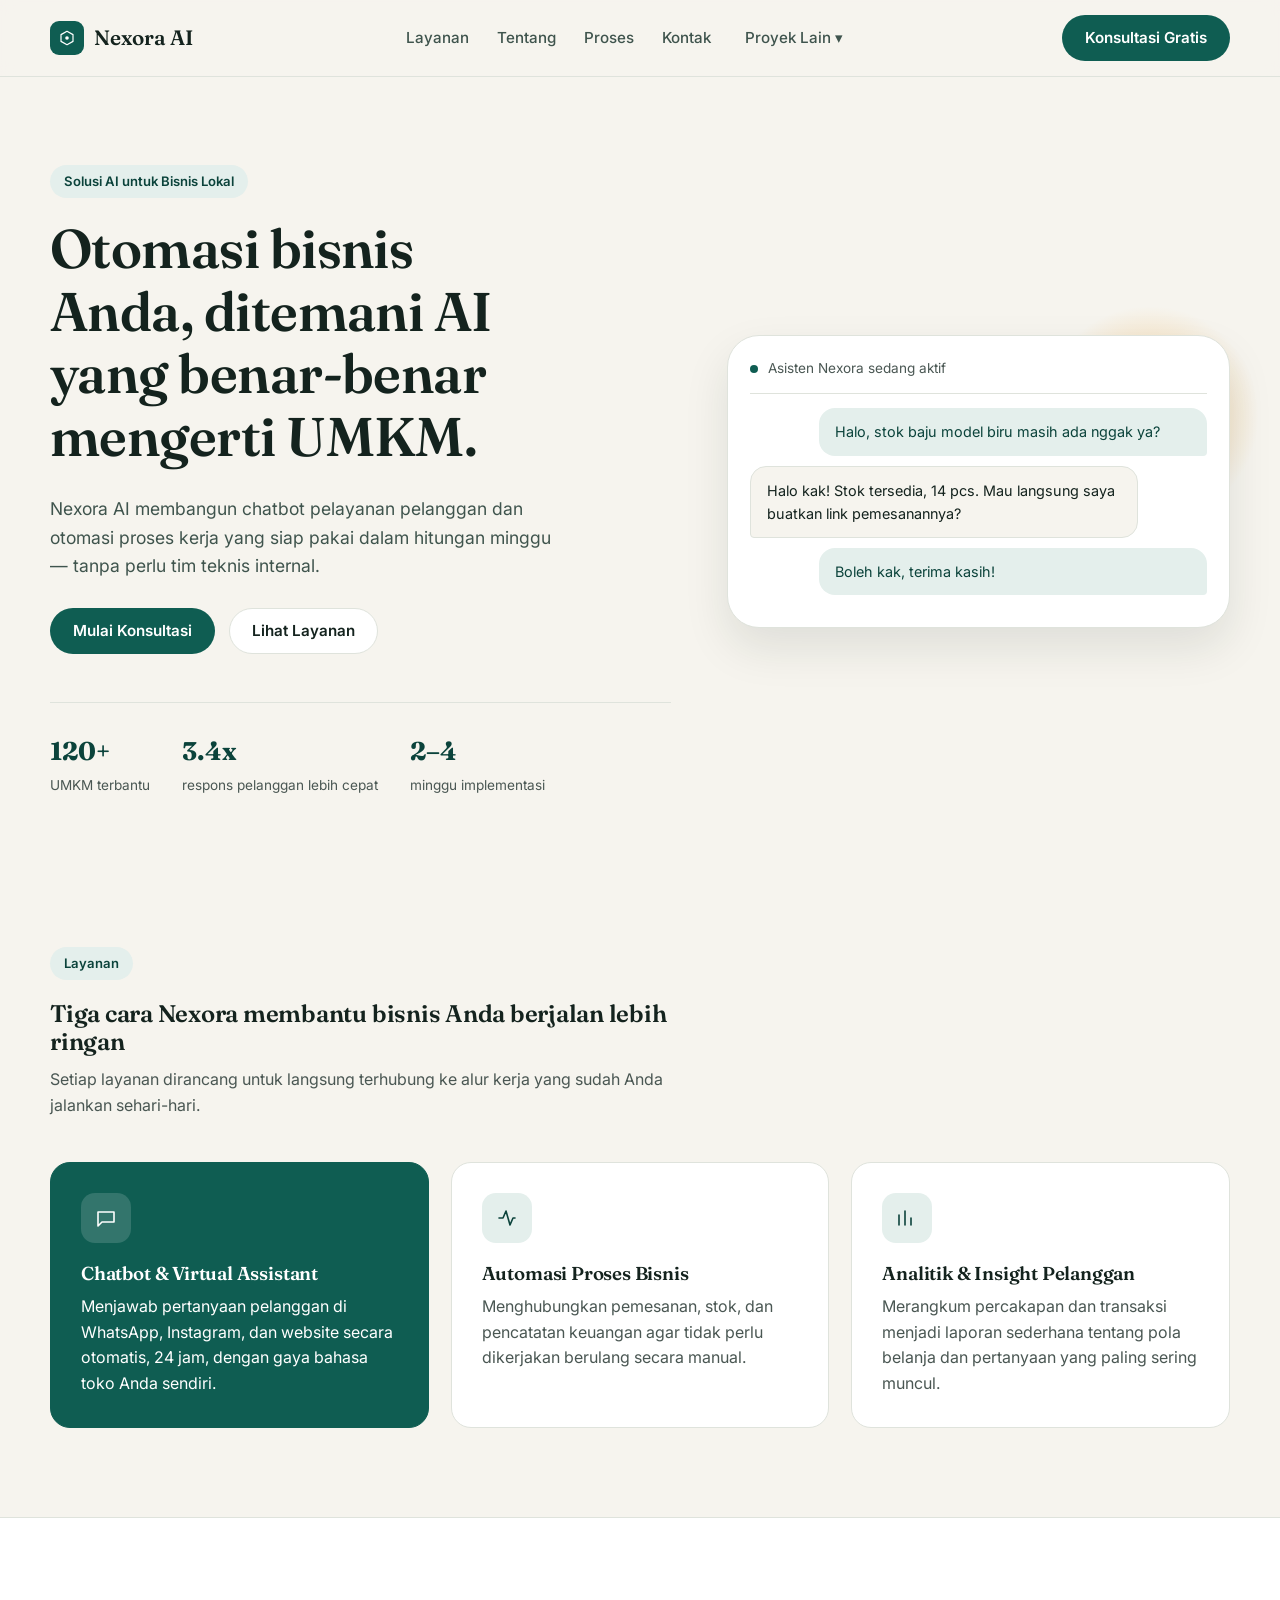
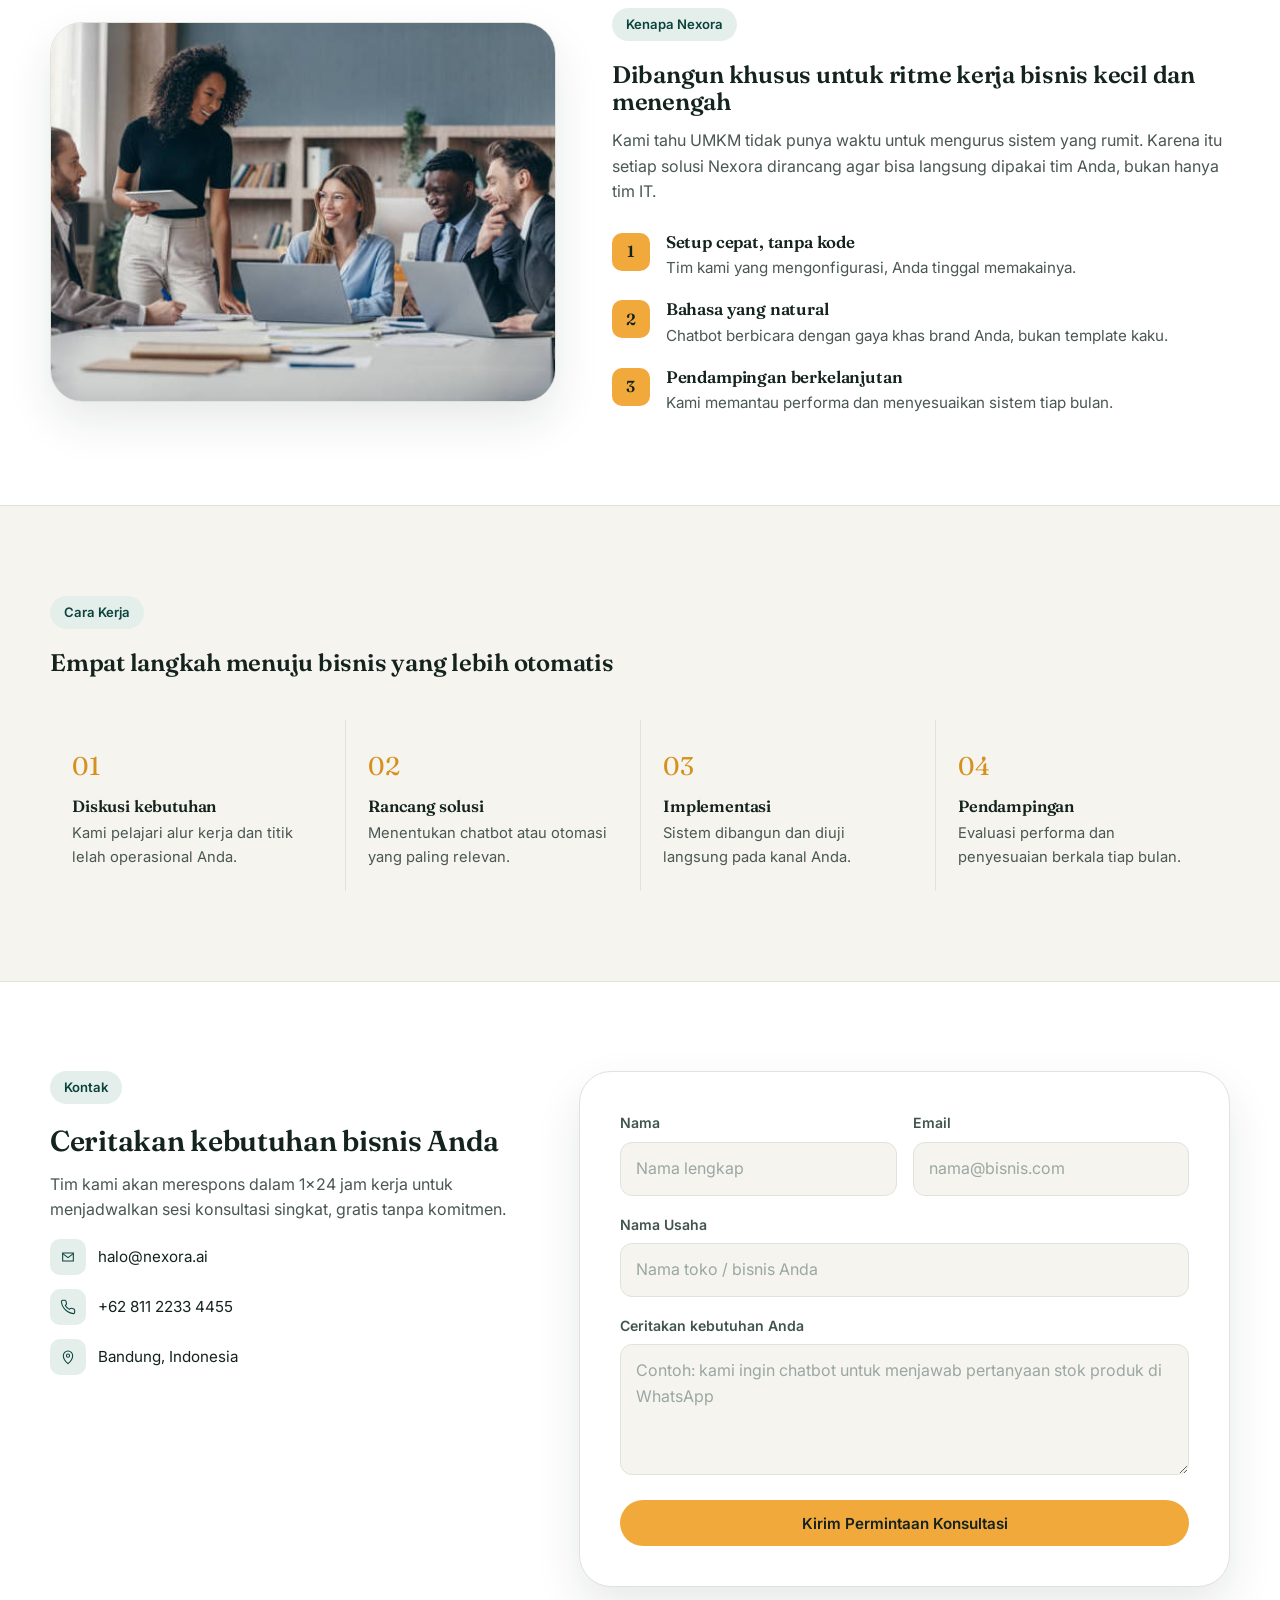
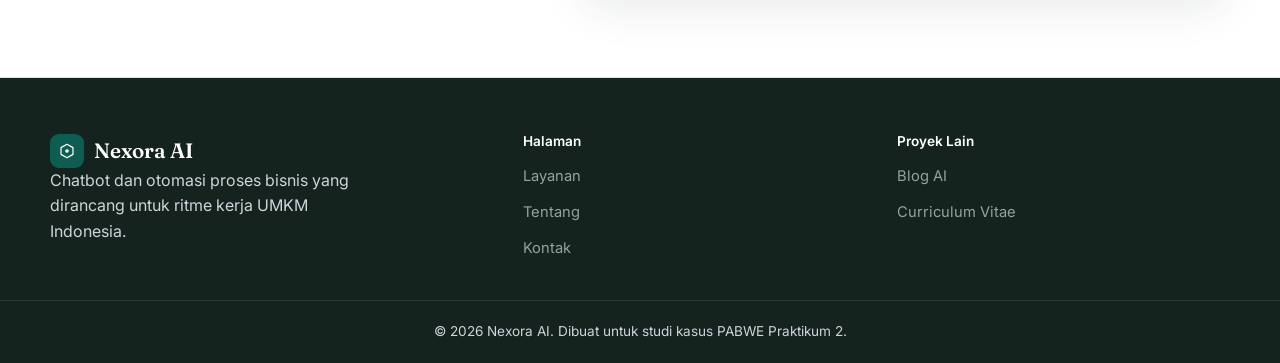
<file: index.html>
<!doctype html>
<html lang="id">
  <head>
    <meta charset="UTF-8" />
    <meta name="viewport" content="width=device-width, initial-scale=1.0" />
    <title>Nexora AI — Chatbot & Otomasi untuk UMKM</title>

    <link rel="preconnect" href="https://fonts.googleapis.com" />
    <link rel="preconnect" href="https://fonts.gstatic.com" crossorigin />
    <link
      href="https://fonts.googleapis.com/css2?family=Fraunces:opsz,wght@9..144,500;9..144,600;9..144,700&family=Inter:wght@400;500;600;700&display=swap"
      rel="stylesheet"
    />

    <link rel="stylesheet" href="assets/css/style.css" />
    
    <style>
      /* --- PERBAIKAN AKSESIBILITAS AXE CORE --- */
      .hero-stats span,
      .section-lead,
      .service-card:not(.is-featured) p,
      .about-content p,
      .reason-item p,
      .process-item p,
      .contact-info p {
        color: #4a5753 !important; /* Teks abu gelap untuk background putih */
      }
      
      .service-card.is-featured p,
      .service-card.is-featured h3 {
        color: #ffffff !important; /* Teks putih untuk kartu dengan background hijau gelap */
      }
      
      .footer-brand p,
      .footer-bottom {
        color: #ced4da !important; /* Teks terang untuk footer */
      }
    </style>
  </head>

  <body>
    <!-- ===================== HEADER ===================== -->
    <header class="site-header">
      <div class="container navbar">
        <a href="#home" class="brand">
          <span class="brand-mark">
            <svg viewBox="0 0 24 24" fill="none" xmlns="http://www.w3.org/2000/svg">
              <path d="M12 3L20 7.5V16.5L12 21L4 16.5V7.5L12 3Z" stroke="white" stroke-width="1.6" stroke-linejoin="round"/>
              <circle cx="12" cy="12" r="2.4" fill="white"/>
            </svg>
          </span>
          Nexora AI
        </a>

        <nav class="nav-menu">
          <a href="#layanan">Layanan</a>
          <a href="#tentang">Tentang</a>
          <a href="#proses">Proses</a>
          <a href="#kontak">Kontak</a>

          <div class="nav-projects">
            <button type="button" class="nav-projects-toggle" aria-expanded="false">
              Proyek Lain ▾
            </button>
            <div class="nav-projects-menu">
              <a href="blog.html">Blog AI</a>
              <a href="cv.html">Curriculum Vitae</a>
            </div>
          </div>
        </nav>

        <a href="#kontak" class="btn btn-primary">Konsultasi Gratis</a>
      </div>
    </header>

    <main>
      <!-- ===================== HERO ===================== -->
      <section id="home" class="hero">
        <div class="container hero-grid">
          <div class="hero-text">
            <span class="eyebrow">Solusi AI untuk Bisnis Lokal</span>
            <h1>Otomasi bisnis Anda, ditemani AI yang benar-benar mengerti UMKM.</h1>
            <p class="hero-lead">
              Nexora AI membangun chatbot pelayanan pelanggan dan otomasi
              proses kerja yang siap pakai dalam hitungan minggu — tanpa
              perlu tim teknis internal.
            </p>

            <div class="hero-actions">
              <a href="#kontak" class="btn btn-primary">Mulai Konsultasi</a>
              <a href="#layanan" class="btn btn-outline">Lihat Layanan</a>
            </div>

            <div class="hero-stats">
              <div>
                <strong>120+</strong>
                <span>UMKM terbantu</span>
              </div>
              <div>
                <strong>3.4x</strong>
                <span>respons pelanggan lebih cepat</span>
              </div>
              <div>
                <strong>2–4</strong>
                <span>minggu implementasi</span>
              </div>
            </div>
          </div>

          <div class="hero-visual">
            <div class="chat-panel">
              <div class="chat-panel-head">
                <span class="chat-dot"></span>
                Asisten Nexora sedang aktif
              </div>
              <div class="chat-bubble from-user">
                Halo, stok baju model biru masih ada nggak ya?
              </div>
              <div class="chat-bubble from-bot">
                Halo kak! Stok tersedia, 14 pcs. Mau langsung saya buatkan
                link pemesanannya?
              </div>
              <div class="chat-bubble from-user">Boleh kak, terima kasih!</div>
            </div>
          </div>
        </div>
      </section>

      <!-- ===================== LAYANAN ===================== -->
      <section id="layanan" class="section">
        <div class="container">
          <div class="section-head">
            <span class="eyebrow">Layanan</span>
            <h2>Tiga cara Nexora membantu bisnis Anda berjalan lebih ringan</h2>
            <p class="section-lead">
              Setiap layanan dirancang untuk langsung terhubung ke alur
              kerja yang sudah Anda jalankan sehari-hari.
            </p>
          </div>

          <div class="services-grid">
            <article class="service-card is-featured">
              <div class="service-icon">
                <svg viewBox="0 0 24 24" fill="none" xmlns="http://www.w3.org/2000/svg">
                  <path d="M4 6h16v10H8l-4 4V6Z" stroke="currentColor" stroke-width="1.6" stroke-linejoin="round"/>
                </svg>
              </div>
              <h3>Chatbot & Virtual Assistant</h3>
              <p>
                Menjawab pertanyaan pelanggan di WhatsApp, Instagram, dan
                website secara otomatis, 24 jam, dengan gaya bahasa toko
                Anda sendiri.
              </p>
            </article>

            <article class="service-card">
              <div class="service-icon">
                <svg viewBox="0 0 24 24" fill="none" xmlns="http://www.w3.org/2000/svg">
                  <path d="M4 12h4l3-7 4 14 3-7h2" stroke="currentColor" stroke-width="1.6" stroke-linecap="round" stroke-linejoin="round"/>
                </svg>
              </div>
              <h3>Automasi Proses Bisnis</h3>
              <p>
                Menghubungkan pemesanan, stok, dan pencatatan keuangan agar
                tidak perlu dikerjakan berulang secara manual.
              </p>
            </article>

            <article class="service-card">
              <div class="service-icon">
                <svg viewBox="0 0 24 24" fill="none" xmlns="http://www.w3.org/2000/svg">
                  <path d="M4 19V9m6 10V5m6 14v-7" stroke="currentColor" stroke-width="1.6" stroke-linecap="round"/>
                </svg>
              </div>
              <h3>Analitik & Insight Pelanggan</h3>
              <p>
                Merangkum percakapan dan transaksi menjadi laporan sederhana
                tentang pola belanja dan pertanyaan yang paling sering muncul.
              </p>
            </article>
          </div>
        </div>
      </section>

      <!-- ===================== TENTANG ===================== -->
      <section id="tentang" class="section section-alt">
        <div class="container about-grid">
          <div class="about-visual">
            <img
              src="assets/img/foto_tim.jpg"
              alt="Tim kecil sedang berdiskusi di depan laptop"
            />
          </div>

          <div class="about-content">
            <span class="eyebrow">Kenapa Nexora</span>
            <h2>Dibangun khusus untuk ritme kerja bisnis kecil dan menengah</h2>
            <p>
              Kami tahu UMKM tidak punya waktu untuk mengurus sistem yang
              rumit. Karena itu setiap solusi Nexora dirancang agar bisa
              langsung dipakai tim Anda, bukan hanya tim IT.
            </p>

            <div class="reason-list">
              <div class="reason-item">
                <span class="reason-badge">1</span>
                <div>
                  <h3>Setup cepat, tanpa kode</h3>
                  <p>Tim kami yang mengonfigurasi, Anda tinggal memakainya.</p>
                </div>
              </div>
              <div class="reason-item">
                <span class="reason-badge">2</span>
                <div>
                  <h3>Bahasa yang natural</h3>
                  <p>Chatbot berbicara dengan gaya khas brand Anda, bukan template kaku.</p>
                </div>
              </div>
              <div class="reason-item">
                <span class="reason-badge">3</span>
                <div>
                  <h3>Pendampingan berkelanjutan</h3>
                  <p>Kami memantau performa dan menyesuaikan sistem tiap bulan.</p>
                </div>
              </div>
            </div>
          </div>
        </div>
      </section>

      <!-- ===================== PROSES ===================== -->
      <section id="proses" class="section">
        <div class="container">
          <div class="section-head">
            <span class="eyebrow">Cara Kerja</span>
            <h2>Empat langkah menuju bisnis yang lebih otomatis</h2>
          </div>

          <div class="process-list">
            <div class="process-item">
              <h3>Diskusi kebutuhan</h3>
              <p>Kami pelajari alur kerja dan titik lelah operasional Anda.</p>
            </div>
            <div class="process-item">
              <h3>Rancang solusi</h3>
              <p>Menentukan chatbot atau otomasi yang paling relevan.</p>
            </div>
            <div class="process-item">
              <h3>Implementasi</h3>
              <p>Sistem dibangun dan diuji langsung pada kanal Anda.</p>
            </div>
            <div class="process-item">
              <h3>Pendampingan</h3>
              <p>Evaluasi performa dan penyesuaian berkala tiap bulan.</p>
            </div>
          </div>
        </div>
      </section>

      <!-- ===================== KONTAK ===================== -->
      <section id="kontak" class="section section-alt">
        <div class="container contact-grid">
          <div class="contact-info">
            <span class="eyebrow">Kontak</span>
            <h2>Ceritakan kebutuhan bisnis Anda</h2>
            <p>
              Tim kami akan merespons dalam 1x24 jam kerja untuk menjadwalkan
              sesi konsultasi singkat, gratis tanpa komitmen.
            </p>

            <div class="contact-detail">
              <span class="icon">
                <svg width="16" height="16" viewBox="0 0 24 24" fill="none"><path d="M4 6h16v12H4V6Z" stroke="currentColor" stroke-width="1.6"/><path d="m4 7 8 6 8-6" stroke="currentColor" stroke-width="1.6"/></svg>
              </span>
              halo@nexora.ai
            </div>
            <div class="contact-detail">
              <span class="icon">
                <svg width="16" height="16" viewBox="0 0 24 24" fill="none"><path d="M22 16.9v3a2 2 0 0 1-2.2 2 19.8 19.8 0 0 1-8.6-3.1 19.5 19.5 0 0 1-6-6A19.8 19.8 0 0 1 2.1 4.2 2 2 0 0 1 4.1 2h3a2 2 0 0 1 2 1.7c.1.9.3 1.8.6 2.6a2 2 0 0 1-.5 2.1L8 9.6a16 16 0 0 0 6 6l1.2-1.2a2 2 0 0 1 2.1-.5c.8.3 1.7.5 2.6.6a2 2 0 0 1 1.7 2Z" stroke="currentColor" stroke-width="1.6"/></svg>
              </span>
              +62 811 2233 4455
            </div>
            <div class="contact-detail">
              <span class="icon">
                <svg width="16" height="16" viewBox="0 0 24 24" fill="none"><path d="M12 22s7-6.2 7-12a7 7 0 1 0-14 0c0 5.8 7 12 7 12Z" stroke="currentColor" stroke-width="1.6"/><circle cx="12" cy="10" r="2.4" stroke="currentColor" stroke-width="1.6"/></svg>
              </span>
              Bandung, Indonesia
            </div>
          </div>

          <form class="contact-form" action="#" method="get">
            <div class="form-row">
              <div class="form-group">
                <label for="nama">Nama</label>
                <input id="nama" type="text" placeholder="Nama lengkap" required />
              </div>
              <div class="form-group">
                <label for="email">Email</label>
                <input id="email" type="email" placeholder="nama@bisnis.com" required />
              </div>
            </div>

            <div class="form-group">
              <label for="usaha">Nama Usaha</label>
              <input id="usaha" type="text" placeholder="Nama toko / bisnis Anda" />
            </div>

            <div class="form-group">
              <label for="pesan">Ceritakan kebutuhan Anda</label>
              <textarea id="pesan" rows="4" placeholder="Contoh: kami ingin chatbot untuk menjawab pertanyaan stok produk di WhatsApp"></textarea>
            </div>

            <button type="submit" class="btn btn-accent" style="width: 100%">
              Kirim Permintaan Konsultasi
            </button>
          </form>
        </div>
      </section>
    </main>

    <!-- ===================== FOOTER ===================== -->
    <footer class="site-footer">
      <div class="container footer-grid">
        <div class="footer-brand">
          <a href="#home" class="brand">
            <span class="brand-mark">
              <svg viewBox="0 0 24 24" fill="none" xmlns="http://www.w3.org/2000/svg">
                <path d="M12 3L20 7.5V16.5L12 21L4 16.5V7.5L12 3Z" stroke="white" stroke-width="1.6" stroke-linejoin="round"/>
                <circle cx="12" cy="12" r="2.4" fill="white"/>
              </svg>
            </span>
            Nexora AI
          </a>
          <p>Chatbot dan otomasi proses bisnis yang dirancang untuk ritme kerja UMKM Indonesia.</p>
        </div>

        <div class="footer-col">
          <h3>Halaman</h3>
          <ul>
            <li><a href="#layanan">Layanan</a></li>
            <li><a href="#tentang">Tentang</a></li>
            <li><a href="#kontak">Kontak</a></li>
          </ul>
        </div>

        <div class="footer-col">
          <h3>Proyek Lain</h3>
          <ul>
            <li><a href="blog.html">Blog AI</a></li>
            <li><a href="cv.html">Curriculum Vitae</a></li>
          </ul>
        </div>
      </div>

      <div class="footer-bottom">© 2026 Nexora AI. Dibuat untuk studi kasus PABWE Praktikum 2.</div>
    </footer>
  </body>
</html>
</file>
<file: assets/css/style.css>
/* =========================================================
   NEXORA AI — Landing Page
   CSS murni (tanpa framework)
   ========================================================= */

:root {
  /* Warna brand: teal tua + amber hangat */
  --ink: #14231e;
  --ink-soft: #3f544d;
  /* Diubah dari #6b7d77 → #4a5753 agar rasio kontras memenuhi
     WCAG 2 AA (>= 4.5:1) di atas background putih (--surface)
     maupun krem (--paper). Nilai lama hanya menghasilkan 3.95–4.35. */
  --muted: #4a5753;

  --paper: #f6f4ee;
  --surface: #ffffff;
  --border: #dfe3dc;

  --brand: #0f5d52;
  --brand-dark: #0b433b;
  --brand-soft: #e4efec;

  --accent: #f2a93b;
  --accent-dark: #d6901f;

  --radius-s: 10px;
  --radius: 20px;
  --radius-l: 32px;

  --shadow: 0 20px 45px rgba(15, 35, 30, 0.1);

  --container: 1180px;

  --font-display: "Fraunces", serif;
  --font-body: "Inter", sans-serif;
}

* {
  box-sizing: border-box;
}

html {
  scroll-behavior: smooth;
}

body {
  margin: 0;
  font-family: var(--font-body);
  color: var(--ink);
  background: var(--paper);
  line-height: 1.6;
  -webkit-font-smoothing: antialiased;
}

h1,
h2,
h3 {
  margin: 0 0 0.5em;
  font-family: var(--font-display);
  font-weight: 600;
  letter-spacing: -0.01em;
  line-height: 1.15;
}

p {
  margin: 0 0 1em;
}

a {
  color: inherit;
  text-decoration: none;
}

img {
  max-width: 100%;
  display: block;
}

.container {
  width: min(100% - 40px, var(--container));
  margin-inline: auto;
}

/* =========================================================
   HEADER
   ========================================================= */

.site-header {
  position: sticky;
  top: 0;
  z-index: 100;
  background: rgba(246, 244, 238, 0.92);
  backdrop-filter: blur(8px);
  border-bottom: 1px solid var(--border);
}

.navbar {
  display: flex;
  align-items: center;
  justify-content: space-between;
  gap: 24px;
  min-height: 76px;
}

.brand {
  display: flex;
  align-items: center;
  gap: 10px;
  font-family: var(--font-display);
  font-size: 1.3rem;
  font-weight: 600;
}

.brand-mark {
  width: 34px;
  height: 34px;
  border-radius: 9px;
  background: var(--brand);
  display: grid;
  place-items: center;
}

.brand-mark svg {
  width: 18px;
  height: 18px;
}

.nav-menu {
  display: flex;
  align-items: center;
  gap: 28px;
}

.nav-menu a {
  color: var(--ink-soft);
  font-size: 0.95rem;
  font-weight: 500;
  position: relative;
  padding-block: 4px;
  transition: color 0.2s ease;
}

.nav-menu a::after {
  content: "";
  position: absolute;
  left: 0;
  right: 100%;
  bottom: -2px;
  height: 2px;
  background: var(--accent);
  transition: right 0.25s ease;
}

.nav-menu a:hover {
  color: var(--ink);
}

.nav-menu a:hover::after {
  right: 0;
}

/* Produk lintas-halaman */
.nav-projects {
  position: relative;
}

.nav-projects-toggle {
  display: inline-flex;
  align-items: center;
  gap: 6px;
  border: none;
  background: none;
  font: inherit;
  font-size: 0.95rem;
  font-weight: 500;
  color: var(--ink-soft);
  cursor: pointer;
}

.nav-projects-menu {
  position: absolute;
  top: calc(100% + 10px);
  left: 0;
  display: none;
  min-width: 190px;
  padding: 8px;
  background: var(--surface);
  border: 1px solid var(--border);
  border-radius: var(--radius-s);
  box-shadow: var(--shadow);
}

.nav-projects:hover .nav-projects-menu,
.nav-projects:focus-within .nav-projects-menu {
  display: grid;
  gap: 2px;
}

.nav-projects-menu a {
  display: block;
  padding: 9px 10px;
  border-radius: 8px;
  font-size: 0.9rem;
  color: var(--ink-soft);
}

.nav-projects-menu a:hover {
  background: var(--brand-soft);
  color: var(--brand-dark);
}

.btn {
  display: inline-flex;
  align-items: center;
  justify-content: center;
  gap: 8px;
  min-height: 46px;
  padding-inline: 22px;
  border-radius: 999px;
  border: 1px solid transparent;
  font-family: var(--font-body);
  font-size: 0.95rem;
  font-weight: 600;
  cursor: pointer;
  transition: transform 0.2s ease, box-shadow 0.2s ease, background 0.2s ease;
}

.btn-primary {
  background: var(--brand);
  color: white;
}

.btn-primary:hover {
  background: var(--brand-dark);
  transform: translateY(-2px);
  box-shadow: 0 12px 24px rgba(15, 93, 82, 0.25);
}

.btn-outline {
  border-color: var(--border);
  background: var(--surface);
  color: var(--ink);
}

.btn-outline:hover {
  border-color: var(--brand);
  color: var(--brand-dark);
}

.btn-accent {
  background: var(--accent);
  color: var(--ink);
}

.btn-accent:hover {
  background: var(--accent-dark);
  transform: translateY(-2px);
}

/* =========================================================
   HERO
   ========================================================= */

.hero {
  padding-block: 88px 60px;
}

.hero-grid {
  display: grid;
  grid-template-columns: minmax(0, 1.05fr) minmax(280px, 0.85fr);
  gap: 56px;
  align-items: center;
}

.eyebrow {
  display: inline-flex;
  align-items: center;
  gap: 8px;
  padding: 6px 14px;
  border-radius: 999px;
  background: var(--brand-soft);
  color: var(--brand-dark);
  font-size: 0.82rem;
  font-weight: 600;
  margin-bottom: 20px;
}

.hero h1 {
  font-size: clamp(2.4rem, 4.6vw, 3.4rem);
  max-width: 14ch;
}

.hero-lead {
  max-width: 46ch;
  color: var(--ink-soft);
  font-size: 1.1rem;
}

.hero-actions {
  display: flex;
  flex-wrap: wrap;
  gap: 14px;
  margin-top: 28px;
}

.hero-stats {
  display: flex;
  gap: 32px;
  margin-top: 48px;
  padding-top: 28px;
  border-top: 1px solid var(--border);
}

.hero-stats div strong {
  display: block;
  font-family: var(--font-display);
  font-size: 1.6rem;
  color: var(--brand-dark);
}

.hero-stats div span {
  font-size: 0.85rem;
  color: var(--muted);
}

/* Visual hero: panel percakapan chatbot sederhana */
.hero-visual {
  position: relative;
}

.hero-visual::before {
  content: "";
  position: absolute;
  top: -30px;
  right: -30px;
  width: 220px;
  height: 220px;
  border-radius: 50%;
  background: radial-gradient(circle, var(--accent) 0%, rgba(242, 169, 59, 0) 70%);
  opacity: 0.55;
  z-index: 0;
}

.chat-panel {
  position: relative;
  z-index: 1;
  background: var(--surface);
  border: 1px solid var(--border);
  border-radius: var(--radius-l);
  padding: 22px;
  box-shadow: var(--shadow);
}

.chat-panel-head {
  display: flex;
  align-items: center;
  gap: 10px;
  padding-bottom: 14px;
  margin-bottom: 14px;
  border-bottom: 1px solid var(--border);
  font-size: 0.85rem;
  color: var(--muted);
}

.chat-dot {
  width: 8px;
  height: 8px;
  border-radius: 50%;
  background: var(--brand);
}

.chat-bubble {
  max-width: 85%;
  padding: 12px 16px;
  border-radius: 16px;
  font-size: 0.9rem;
  margin-bottom: 10px;
}

.chat-bubble.from-user {
  background: var(--brand-soft);
  color: var(--brand-dark);
  margin-left: auto;
  border-bottom-right-radius: 4px;
}

.chat-bubble.from-bot {
  background: var(--paper);
  border: 1px solid var(--border);
  border-bottom-left-radius: 4px;
}

/* =========================================================
   SECTION SHELL
   ========================================================= */

.section {
  padding-block: clamp(56px, 7vw, 96px);
}

.section-head {
  max-width: 640px;
  margin-bottom: 44px;
}

.section-head p.eyebrow {
  margin-bottom: 14px;
}

.section-head p.section-lead {
  color: var(--muted);
}

.section-alt {
  background: var(--surface);
  border-block: 1px solid var(--border);
}

/* =========================================================
   LAYANAN (SERVICES)
   ========================================================= */

.services-grid {
  display: grid;
  grid-template-columns: repeat(auto-fit, minmax(280px, 1fr));
  gap: 22px;
}

.service-card {
  position: relative;
  padding: 30px;
  background: var(--surface);
  border: 1px solid var(--border);
  border-radius: var(--radius);
  transition: transform 0.25s ease, box-shadow 0.25s ease, border-color 0.25s ease;
}

.service-card:hover {
  transform: translateY(-6px);
  box-shadow: var(--shadow);
  border-color: var(--brand);
}

.service-icon {
  width: 50px;
  height: 50px;
  border-radius: 14px;
  background: var(--brand-soft);
  color: var(--brand-dark);
  display: grid;
  place-items: center;
  margin-bottom: 20px;
}

.service-icon svg {
  width: 24px;
  height: 24px;
}

.service-card.is-featured {
  background: var(--brand);
  border-color: var(--brand);
  color: white;
}

.service-card.is-featured .service-icon {
  background: rgba(255, 255, 255, 0.15);
  color: white;
}

.service-card.is-featured p {
  color: rgba(255, 255, 255, 0.85);
}

.service-card p {
  color: var(--muted);
  margin-bottom: 0;
}

/* =========================================================
   TENTANG / KEUNGGULAN
   ========================================================= */

.about-grid {
  display: grid;
  grid-template-columns: minmax(0, 0.9fr) minmax(0, 1.1fr);
  gap: 56px;
  align-items: center;
}

.about-visual {
  border-radius: var(--radius-l);
  overflow: hidden;
  border: 1px solid var(--border);
  box-shadow: var(--shadow);
}

.about-visual img {
  width: 100%;
  height: 100%;
  object-fit: cover;
  aspect-ratio: 4 / 3;
}

.reason-list {
  display: grid;
  gap: 20px;
  margin-top: 28px;
}

.reason-item {
  display: flex;
  gap: 16px;
}

.reason-badge {
  flex: none;
  width: 38px;
  height: 38px;
  border-radius: 10px;
  background: var(--accent);
  color: var(--ink);
  display: grid;
  place-items: center;
  font-family: var(--font-display);
  font-weight: 600;
}

.reason-item h3 {
  font-size: 1.05rem;
  margin-bottom: 4px;
}

.reason-item p {
  color: var(--muted);
  margin-bottom: 0;
  font-size: 0.95rem;
}

/* =========================================================
   TESTIMONI / PROSES
   ========================================================= */

.process-list {
  display: grid;
  grid-template-columns: repeat(auto-fit, minmax(220px, 1fr));
  gap: 0;
  counter-reset: step;
}

.process-item {
  position: relative;
  padding: 26px 22px 22px;
  border-left: 1px solid var(--border);
}

.process-item:first-child {
  border-left: none;
}

.process-item::before {
  counter-increment: step;
  content: counter(step, decimal-leading-zero);
  display: block;
  font-family: var(--font-display);
  font-size: 1.6rem;
  color: var(--accent-dark);
  margin-bottom: 10px;
}

.process-item h3 {
  font-size: 1.02rem;
  margin-bottom: 6px;
}

.process-item p {
  color: var(--muted);
  font-size: 0.92rem;
  margin-bottom: 0;
}

/* =========================================================
   KONTAK
   ========================================================= */

.contact-grid {
  display: grid;
  grid-template-columns: minmax(0, 0.85fr) minmax(0, 1.15fr);
  gap: 48px;
}

.contact-info h2 {
  font-size: 1.8rem;
}

.contact-info p {
  color: var(--muted);
}

.contact-detail {
  display: flex;
  align-items: center;
  gap: 12px;
  margin-bottom: 14px;
  font-size: 0.95rem;
}

.contact-detail .icon {
  width: 36px;
  height: 36px;
  border-radius: 10px;
  background: var(--brand-soft);
  color: var(--brand-dark);
  display: grid;
  place-items: center;
  flex: none;
}

.contact-form {
  background: var(--surface);
  border: 1px solid var(--border);
  border-radius: var(--radius-l);
  padding: clamp(24px, 4vw, 40px);
  box-shadow: var(--shadow);
}

.form-row {
  display: grid;
  grid-template-columns: 1fr 1fr;
  gap: 16px;
}

.form-group {
  margin-bottom: 18px;
}

.form-group label {
  display: block;
  margin-bottom: 7px;
  font-size: 0.88rem;
  font-weight: 600;
  color: var(--ink-soft);
}

input[type="text"],
input[type="email"],
textarea {
  width: 100%;
  padding: 13px 15px;
  border: 1px solid var(--border);
  border-radius: 12px;
  font: inherit;
  color: var(--ink);
  background: var(--paper);
  outline: none;
  transition: border-color 0.2s ease, box-shadow 0.2s ease;
}

input:focus,
textarea:focus {
  border-color: var(--brand);
  box-shadow: 0 0 0 4px var(--brand-soft);
}

input::placeholder,
textarea::placeholder {
  color: #9aa7a2;
}

/* =========================================================
   FOOTER
   ========================================================= */

.site-footer {
  background: var(--ink);
  color: #cdd9d4;
  padding-top: 56px;
}

.footer-grid {
  display: grid;
  grid-template-columns: 1.3fr 1fr 1fr;
  gap: 40px;
  padding-bottom: 40px;
}

.footer-brand .brand {
  color: white;
}

.footer-brand p {
  color: #93a39d;
  max-width: 32ch;
}

.footer-col h3 {
  color: white;
  font-family: var(--font-body);
  font-size: 0.85rem;
  text-transform: none;
  letter-spacing: 0;
  margin-bottom: 14px;
}

.footer-col ul {
  list-style: none;
  padding: 0;
  margin: 0;
  display: grid;
  gap: 10px;
}

.footer-col a {
  color: #93a39d;
  font-size: 0.92rem;
  transition: color 0.2s ease;
}

.footer-col a:hover {
  color: var(--accent);
}

.footer-bottom {
  border-top: 1px solid rgba(255, 255, 255, 0.1);
  padding-block: 20px;
  text-align: center;
  font-size: 0.85rem;
  color: #93a39d;
}

/* =========================================================
   RESPONSIVE
   ========================================================= */

@media (max-width: 900px) {
  .hero-grid,
  .about-grid,
  .contact-grid {
    grid-template-columns: 1fr;
  }

  .hero-visual {
    order: -1;
    max-width: 420px;
  }

  .footer-grid {
    grid-template-columns: 1fr 1fr;
  }

  .process-item {
    border-left: none;
    border-top: 1px solid var(--border);
  }

  .process-item:first-child {
    border-top: none;
  }
}

@media (max-width: 650px) {
  .nav-menu {
    display: none;
  }

  .hero {
    padding-block: 56px 40px;
  }

  .hero-stats {
    flex-wrap: wrap;
    gap: 20px 32px;
  }

  .form-row {
    grid-template-columns: 1fr;
  }

  .footer-grid {
    grid-template-columns: 1fr;
  }
}
</file>
